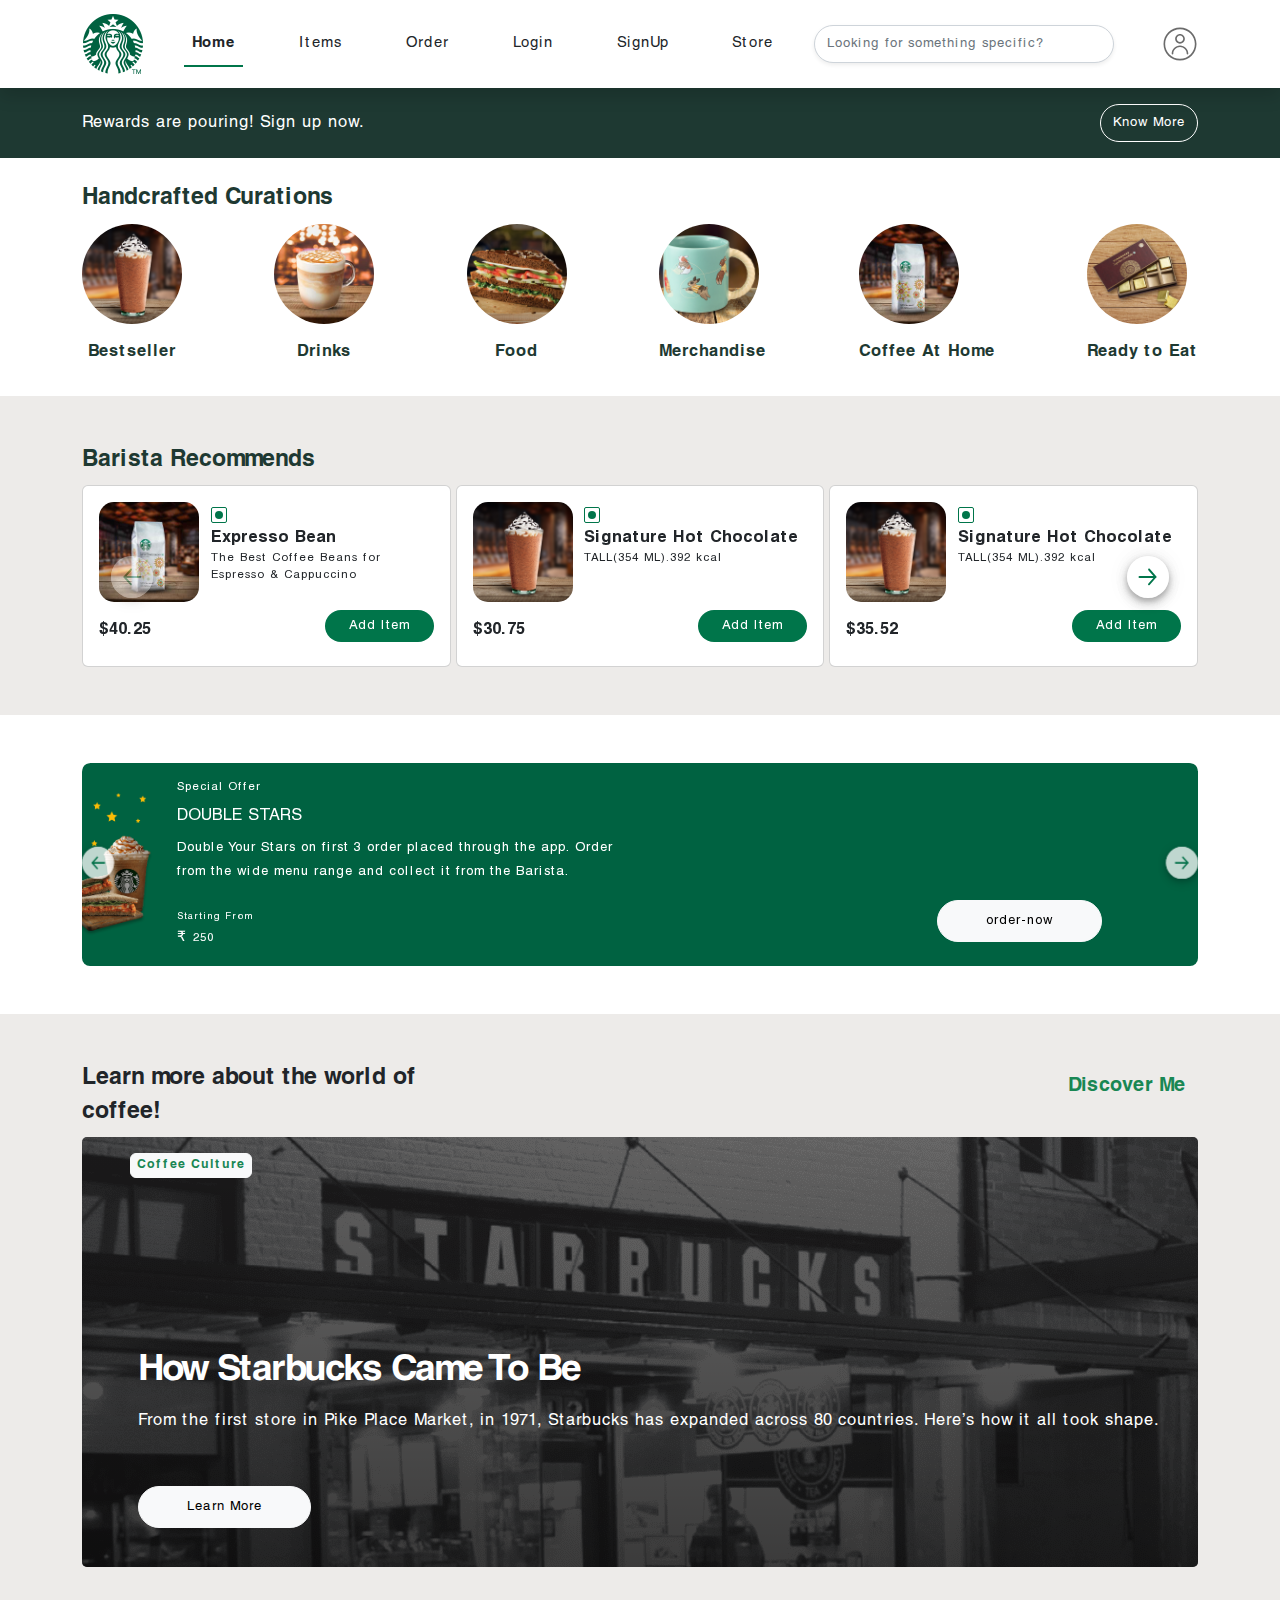
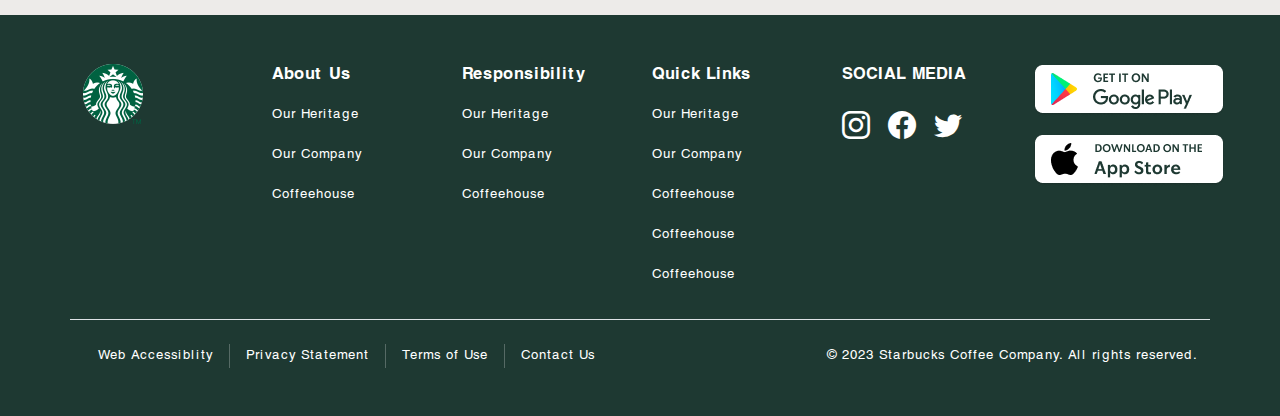
<file: index.html>
<!DOCTYPE html>
<html lang="en">

<head>
  <meta charset="UTF-8" />
  <meta http-equiv="X-UA-Compatible" content="IE=edge" />
  <meta name="viewport" content="width=device-width, initial-scale=1.0" />
  <title>Starbucks</title>
  <link rel="shortcut icon" href="img/favicon.ico" type="image/x-icon">
  <link rel="stylesheet" href="css/swiper-bundle.min.css" />
  <link rel="stylesheet" href="css/bootstrap-icons.css" />
  <link rel="stylesheet" href="css/bootstrap.min.css" />
  <link rel="stylesheet" href="css/fonts.css" />
  <link rel="stylesheet" href="css/style.css" />
</head>

<body>
  <header class="navbar navbar-expand-lg shadow">
    <div class="container">
      <a href="#" class="navbar-brand">
        <img src="img/logo.png" alt="" />
      </a>
      <button class="navbar-toggler shadow-none border-0 text-primary" type="button" data-bs-toggle="collapse"
        data-bs-target="#menu">
        <i class="bi bi-list"></i>
      </button>
      <div class="collapse navbar-collapse" id="menu">
        <ul class="navbar-nav">
          <li class="nav-item active px-4">
            <a href="index.html" class="nav-link ">Home</a>
          </li>
          <li class="nav-item px-4">
            <a href="items.html" class="nav-link">Items</a>
          </li>
          <li class="nav-item px-4">
            <a href="order.html" class="nav-link">Order</a>
          </li>
          <li class="nav-item px-4">
            <a href="#" class="nav-link" data-bs-target="#pay" data-bs-toggle="modal">Login</a>
          </li>
          <li class="nav-item px-4">
            <a href="#" class="nav-link" data-bs-target="#signup" data-bs-toggle="modal">SignUp</a>
          </li>
          <li class="nav-item px-4">
            <a href="store.html" class="nav-link">Store</a>
          </li>
        </ul>
        <form class="d-flex align-items-center ms-auto header-icon" role="search">
          <input class="form-control shadow-sm me-5 rounded-pill" type="search"
            placeholder="Looking for something specific?" aria-label="Search" />
          <img src="img/account_thin.svg" alt="" />
        </form>
      </div>
    </div>
  </header>
  <section class="bg-primary py-3">
    <div class="container">
      <div class="d-flex text-white justify-content-between align-items-center">
        <p class="m-0 font-20 fw-light">Rewards are pouring! Sign up now.</p>
        <button class="btn text-white border border-white rounded-pill" data-bs-toggle="modal"
          data-bs-target="#knowMore">
          Know More
        </button>
      </div>
    </div>
  </section>

  <section class="py-4">
    <div class="container">
      <h3 class="text-primary fw-bolder">Handcrafted Curations</h3>
      <div class="row justify-content-between text-center">
        <div class="col-12 d-flex justify-content-between">
          <div class="food-box">
            <div class="img-box">
              <img src="img/Bestseller.jpg" alt="" />
            </div>
            <h2 class="text-primary font-20 fw-bolder pt-3">Bestseller</h2>
          </div>
          <div class="food-box">
            <div class="img-box">
              <img src="img/Drinks.jpg" alt="" />
            </div>
            <h2 class="text-primary font-20 fw-bolder pt-3">Drinks</h2>
          </div>
          <div class="food-box">
            <div class="img-box">
              <img src="img/Food.jpg" alt="" />
            </div>
            <h2 class="text-primary font-20 fw-bolder pt-3">Food</h2>
          </div>
          <div class="food-box">
            <div class="img-box">
              <img src="img/Merchandise.jpg" alt="" />
            </div>
            <h2 class="text-primary font-20 fw-bolder pt-3">Merchandise</h2>
          </div>
          <div class="food-box">
            <div class="img-box">
              <img src="img/CoffeeAtHome.jpg" alt="" />
            </div>
            <h2 class="text-primary font-20 fw-bolder pt-3">
              Coffee At Home
            </h2>
          </div>
          <div class="food-box">
            <div class="img-box">
              <img src="img/ReadyToEat.jpg" alt="" />
            </div>
            <h2 class="text-primary font-20 fw-bolder pt-3">Ready to Eat</h2>
          </div>
        </div>
      </div>
    </div>
  </section>

  <!-- Recommends section  -->
  <section class="bg-web py-5">
    <div class="container">
      <h3 class="text-primary fw-bolder">Barista Recommends</h3>
      <div class="swiper mySwiper swiper-container">
        <div class="swiper-wrapper">
          <div class="swiper-slide">
            <div class="card p-3" style="max-width: 540px">
              <div class="row g-0">
                <div class="col-md-4">
                  <div class="recommed-img-box">
                    <img src="img/CoffeeAtHome.jpg" class="img-fluid rounded-start" alt="..." />
                  </div>
                </div>
                <div class="col-md-8">
                  <div class="card-body p-0">
                    <img src="img/veg.svg" alt="" />
                    <h4 class="card-title font-20 fw-bold m-0">
                      Expresso Bean
                    </h4>
                    <h5 class="font-14"> The Best Coffee Beans for Espresso & Cappuccino</h5>
                  </div>
                </div>
              </div>
              <div class="hstack justify-content-between">
                <h2 class="font-20 fw-bold pt-3">$40.25</h2>
                <button class="btn btn-primary rounded-pill addbtn py-1 px-4">
                  Add Item
                </button>
              </div>
            </div>
          </div>
          <div class="swiper-slide">
            <div class="card p-3" style="max-width: 540px">
              <div class="row g-0">
                <div class="col-md-4">
                  <div class="recommed-img-box ">
                    <img src="img/Bestseller.jpg" class="img-fluid rounded-start" alt="..." />
                  </div>
                </div>
                <div class="col-md-8">
                  <div class="card-body p-0">
                    <img src="img/veg.svg" alt="" />
                    <h4 class="card-title font-20 fw-bold m-0">
                      Signature Hot Chocolate
                    </h4>
                    <h5 class="font-14">TALL(354 ML).392 kcal</h5>
                  </div>
                </div>
              </div>
              <div class="hstack justify-content-between">
                <h2 class="font-20 fw-bold pt-3">$30.75</h2>
                <button class="btn btn-primary rounded-pill addbtn py-1 px-4">
                  Add Item
                </button>
              </div>
            </div>
          </div>
          <div class="swiper-slide">
            <div class="card p-3" style="max-width: 540px">
              <div class="row g-0">
                <div class="col-md-4">
                  <div class="recommed-img-box ">
                    <img src="img/Bestseller.jpg" class="img-fluid rounded-start" alt="..." />
                  </div>
                </div>
                <div class="col-md-8">
                  <div class="card-body p-0">
                    <img src="img/veg.svg" alt="" />
                    <h4 class="card-title font-20 fw-bold m-0">
                      Signature Hot Chocolate
                    </h4>
                    <h5 class="font-14">TALL(354 ML).392 kcal</h5>
                  </div>
                </div>
              </div>
              <div class="hstack justify-content-between">
                <h2 class="font-20 fw-bold pt-3">$35.52</h2>
                <button class="btn btn-primary rounded-pill addbtn py-1 px-4">
                  Add Item
                </button>
              </div>
            </div>
          </div>
          <div class="swiper-slide">
            <div class="card p-3" style="max-width: 540px">
              <div class="row g-0">
                <div class="col-md-4">
                  <div class="recommed-img-box ">
                    <img src="img/Bestseller.jpg" class="img-fluid rounded-start" alt="..." />
                  </div>
                </div>
                <div class="col-md-8">
                  <div class="card-body p-0">
                    <img src="img/veg.svg" alt="" />
                    <h4 class="card-title font-20 fw-bold m-0">
                      Signature Hot Chocolate
                    </h4>
                    <h5 class="font-14">TALL(354 ML).392 kcal</h5>
                  </div>
                </div>
              </div>
              <div class="hstack justify-content-between">
                <h2 class="font-20 fw-bold pt-3">$35.52</h2>
                <button class="btn btn-primary rounded-pill addbtn py-1 px-4">
                  Add Item
                </button>
              </div>
            </div>
          </div>
          <div class="swiper-slide">
            <div class="card p-3" style="max-width: 540px">
              <div class="row g-0">
                <div class="col-md-4">
                  <div class="recommed-img-box ">
                    <img src="img/Bestseller.jpg" class="img-fluid rounded-start" alt="..." />
                  </div>
                </div>
                <div class="col-md-8">
                  <div class="card-body p-0">
                    <img src="img/veg.svg" alt="" />
                    <h4 class="card-title font-20 fw-bold m-0">
                      Signature Hot Chocolate
                    </h4>
                    <h5 class="font-14">TALL(354 ML).392 kcal</h5>
                  </div>
                </div>
              </div>
              <div class="hstack justify-content-between">
                <h2 class="font-20 fw-bold pt-3">$35.52</h2>
                <button class="btn btn-primary rounded-pill addbtn py-1 px-4">
                  Add Item
                </button>
              </div>
            </div>
          </div>
          <div class="swiper-slide">
            <div class="card p-3" style="max-width: 540px">
              <div class="row g-0">
                <div class="col-md-4">
                  <div class="recommed-img-box">
                    <img src="img/Food.jpg" class="img-fluid rounded-start" alt="..." />
                  </div>
                </div>
                <div class="col-md-8">
                  <div class="card-body p-0">
                    <img src="img/veg.svg" alt="" />
                    <h4 class="card-title font-20 fw-bold m-0">
                      Sandwich Avocado
                    </h4>
                    <h5 class="font-14">Swiss Cheese, Avocado, Cheddar Cheese, Italian Bread,</h5>
                  </div>
                </div>
              </div>
              <div class="hstack justify-content-between">
                <h2 class="font-20 fw-bold pt-3">$25.52</h2>
                <button class="btn btn-primary rounded-pill addbtn py-1 px-4">
                  Add Item
                </button>
              </div>
            </div>
          </div>
          <div class="swiper-slide">
            <div class="card p-3" style="max-width: 540px">
              <div class="row g-0">
                <div class="col-md-4">
                  <div class="recommed-img-box">
                    <img src="img/Drinks.jpg" class="img-fluid rounded-start" alt="..." />
                  </div>
                </div>
                <div class="col-md-8">
                  <div class="card-body p-0">
                    <img src="img/veg.svg" alt="" />
                    <h4 class="card-title font-20 fw-bold m-0">
                      Vanilla Sweet Cream Cold Brew
                    </h4>
                    <h5 class="font-14">TALL(354 ML).392 kcal</h5>
                  </div>
                </div>
              </div>
              <div class="hstack justify-content-between">
                <h2 class="font-20 fw-bold pt-3">$35.52</h2>
                <button class="btn btn-primary rounded-pill addbtn py-1 px-4">
                  Add Item
                </button>
              </div>
            </div>
          </div>
        </div>
        <div class="swiper-button-prev"></div>
        <div class="swiper-button-next"></div>
      </div>
    </div>
  </section>

  <!-- offer secction  -->
  <section class="py-5">
    <div class="container">
      <div class="carousel slide rounded-3 overflow-hidden" data-bs-ride="true" id="offer">
        <div class="carousel-inner">
          <div class="carousel-item carousel-img-2 active">
            <div class="row align-items-center">
              <div class="col-1">
                <img src="img/Bonus_Stars_2d6733cfde.png" alt="" />
              </div>
              <div class="col-5 text-white py-3">
                <h2 class="font-14">Special Offer</h2>
                <h4 class="font-20">DOUBLE STARS</h4>
                <p class="pb-4">
                  Double Your Stars on first 3 order placed through the app.
                  Order from the wide menu range and collect it from the
                  Barista.
                </p>
                <div class="d-flex justify-content-between">
                  <div class="slider-content">
                    <label for="" class="font-12 d-block">Starting From</label>
                    <span class="font-14">₹ 250</span>
                  </div>
                </div>
              </div>
              <div class="col-3 ms-auto align-self-end mb-4">
                <button class="btn btn-light rounded-pill px-5 py-2">
                  order-now
                </button>
              </div>
            </div>
          </div>
          <div class="carousel-item carousel-img-1">
            <div class="row align-items-center">
              <div class="col-1">
                <img src="img/Group_1313_209b3baa05.png" alt="" />
              </div>
              <div class="col-5 text-white py-3">
                <h2 class="font-14">Special Offer</h2>
                <h4 class="font-20">DOUBLE STARS</h4>
                <p class="pb-4">
                  Double Your Stars on first 3 order placed through the app.
                  Order from the wide menu range and collect it from the
                  Barista.
                </p>
                <div class="d-flex justify-content-between">
                  <div class="slider-content">
                    <label for="" class="font-12 d-block">Starting From</label>
                    <span class="font-14">₹ 250</span>
                  </div>
                </div>
              </div>
              <div class="col-3 ms-auto align-self-end mb-4">
                <button class="btn btn-light rounded-pill px-5 py-2">
                  order-now
                </button>
              </div>
            </div>
          </div>
          <div class="carousel-item carousel-img-2">
            <div class="row align-items-center">
              <div class="col-1">
                <img src="img/Barista_Pride_ca8aec571f.png" alt="" />
              </div>
              <div class="col-5 text-white py-3">
                <h2 class="font-14">Special Offer</h2>
                <h4 class="font-20">DOUBLE STARS</h4>
                <p class="pb-4">
                  Double Your Stars on first 3 order placed through the app.
                  Order from the wide menu range and collect it from the
                  Barista.
                </p>
                <div class="d-flex justify-content-between">
                  <div class="slider-content">
                    <label for="" class="font-12 d-block">Starting From</label>
                    <span class="font-14">₹ 250</span>
                  </div>
                </div>
              </div>
              <div class="col-3 ms-auto align-self-end mb-4">
                <button class="btn btn-light rounded-pill px-5 py-2">
                  order-now
                </button>
              </div>
            </div>
          </div>
          <div class="carousel-item carousel-img-3">
            <div class="row align-items-center">
              <div class="col-1">
                <img src="img/Group_1249_39083973b4.png" alt="" />
              </div>
              <div class="col-5 text-white py-3">
                <h2 class="font-14">Special Offer</h2>
                <h4 class="font-20">DOUBLE STARS</h4>
                <p class="pb-4">
                  Double Your Stars on first 3 order placed through the app.
                  Order from the wide menu range and collect it from the
                  Barista.
                </p>
                <div class="d-flex justify-content-between">
                  <div class="slider-content">
                    <label for="" class="font-12 d-block">Starting From</label>
                    <span class="font-14">₹ 250</span>
                  </div>
                </div>
              </div>
              <div class="col-3 ms-auto align-self-end mb-4">
                <button class="btn btn-light rounded-pill px-5 py-2">
                  order-now
                </button>
              </div>
            </div>
          </div>
        </div>
        <button class="carousel-control-prev" type="button" data-bs-target="#offer" data-bs-slide="prev">
          <span class="carousel-control-prev-icon opacity-75" aria-hidden="true"></span>
          <span class="visually-hidden">Previous</span>
        </button>
        <button class="carousel-control-next" type="button" data-bs-target="#offer" data-bs-slide="next">
          <span class="carousel-control-next-icon opacity-75" aria-hidden="true"></span>
          <span class="visually-hidden">Next</span>
        </button>
      </div>
    </div>
  </section>


  <section class="bg-web py-5">
    <div class="container">
      <div class="title">
        <div class="row justify-content-between">
          <div class="col-4">
            <h4 class="fs-3 fw-bolder "> Learn more about the world of coffee! </h4>
          </div>
          <div class="col-4 text-end ">
            <span class="text-success fw-bold fs-4 btn border-0">Discover Me</span>
          </div>
        </div>
      </div>
      <div class="img-card">
        <div class="overlay">
          <div class="card-top">
            <p class="btn btn-light my-3 ms-5 text-success fw-bold">Coffee Culture</p>
          </div>
          <div class="card-title text-white">
            <h2 class="fw-bold">How Starbucks Came To Be </h2>
            <p> From the first store in Pike Place Market, in 1971, Starbucks has expanded across 80 countries. Here’s
              how it all took shape.</p>
            <button class="btn btn-light rounded-pill px-5 py-2 ">Learn More</button>
          </div>
        </div>
      </div>
    </div>
  </section>


  <footer class="bg-primary py-5">
    <div class="container">
      <div class="row border-0 border-bottom pb-4">
        <div class="col-xs-12 col-md-2">
          <img src="img/logo.png" alt="" />
        </div>
        <div class="col-xs-12 col-md-2">
          <h3 class="text-white fw-bold font-20">About Us</h3>
          <ul class="list-group list-group-flush">
            <li class="px-0 list-group-item bg-transparent border-0">
              <a href="#" class="text-decoration-none text-white">
                Our Heritage
              </a>
            </li>
            <li class="px-0 list-group-item bg-transparent border-0">
              <a href="#" class="text-decoration-none text-white">
                Our Company
              </a>
            </li>
            <li class="px-0 list-group-item bg-transparent border-0">
              <a href="#" class="text-decoration-none text-white">
                Coffeehouse
              </a>
            </li>
          </ul>
        </div>
        <div class="col-xs-12 col-md-2">
          <h3 class="text-white fw-bold font-20">Responsibility</h3>
          <ul class="list-group list-group-flush">
            <li class="px-0 list-group-item bg-transparent border-0">
              <a href="#" class="text-decoration-none text-white">
                Our Heritage
              </a>
            </li>
            <li class="px-0 list-group-item bg-transparent border-0">
              <a href="#" class="text-decoration-none text-white">
                Our Company
              </a>
            </li>
            <li class="px-0 list-group-item bg-transparent border-0">
              <a href="#" class="text-decoration-none text-white">
                Coffeehouse
              </a>
            </li>
          </ul>
        </div>
        <div class="col-xs-12 col-md-2">
          <h3 class="text-white fw-bold font-20">Quick Links</h3>
          <ul class="list-group list-group-flush">
            <li class="px-0 list-group-item bg-transparent border-0">
              <a href="#" class="text-decoration-none text-white">
                Our Heritage
              </a>
            </li>
            <li class="px-0 list-group-item bg-transparent border-0">
              <a href="#" class="text-decoration-none text-white">
                Our Company
              </a>
            </li>
            <li class="px-0 list-group-item bg-transparent border-0">
              <a href="#" class="text-decoration-none text-white">
                Coffeehouse
              </a>
            </li>
            <li class="px-0 list-group-item bg-transparent border-0">
              <a href="#" class="text-decoration-none text-white">
                Coffeehouse
              </a>
            </li>
            <li class="px-0 list-group-item bg-transparent border-0">
              <a href="#" class="text-decoration-none text-white">
                Coffeehouse
              </a>
            </li>
          </ul>
        </div>
        <div class="col-xs-12 col-md-2">
          <h3 class="text-white fw-bold font-20">SOCIAL MEDIA</h3>
          <div class="hstack align-items-center pt-3">
            <i class="bi bi-instagram text-white h3 m-0 pe-3"></i>
            <i class="bi bi-facebook text-white h3 m-0 pe-3"></i>
            <i class="bi bi-twitter text-white h3 m-0"></i>
          </div>
        </div>
        <div class="col-xs-12 col-md-2">
          <img src="img/appstoreAndroid.png" class="pb-3" alt="" />
          <img src="img/appstoreiOS.png" alt="" />
        </div>
      </div>
      <div class="hstack align-items-center text-white justify-content-between">
        <div class="hstack pt-4">
          <p class="px-3"> Web Accessiblity</p>
          <div class="vr"></div>
          <p class="px-3"> Privacy Statement</p>
          <div class="vr"></div>
          <p class="px-3"> Terms of Use</p>
          <div class="vr"></div>
          <p class="px-3"> Contact Us</p>
        </div>
        <p class="pt-4">© 2023 Starbucks Coffee Company. All rights reserved.</p>
      </div>
    </div>
  </footer>

  <div class="modal fade" id="knowMore" data-bs-backdrop="static">
    <div class="modal-dialog modal-lg modal-dialog-centered">
      <div class="modal-content">
        <div class="modal-body">
          <div class="row py-2">
            <div class="col-1">
              <img src="img/create_account_7371e188d6.png" class="img-fluid" alt="" />
            </div>
            <div class="col-11">
              <p>
                Create an account to get access to full range of Starbucks
                Rewards Benefits
              </p>
            </div>
          </div>
          <div class="row">
            <div class="col-1">
              <img src="img/earn_stars_redeem_rewards_e0be5531df.png" class="img-fluid" alt="" />
            </div>
            <div class="col-11">
              <p>
                As you earn stars, you can redeem them for rewards—like free
                drinks, and more when you annually spend Rs 600 or more.
              </p>
            </div>
          </div>
          <div class="row">
            <div class="col-1">
              <img src="img/starfor_spend_bf8f7b7350.png" class="img-fluid" alt="" />
            </div>
            <div class="col-11">
              <p>
                Earn a star on every Rs 300 spent on your registered Starbucks
                Card
              </p>
            </div>
          </div>
        </div>
        <div class="modal-footer">
          <button class="btn btn-primary" data-bs-dismiss="modal">
            Close
          </button>
        </div>
      </div>
    </div>
  </div>

  <!-- login modal -->

  <div class="modal fade" id="pay" data-bs-backdrop="static">
    <div class="modal-dialog  modal-lg modal-dialog-centered">
      <div class="modal-content p-3 border-0 rounded-5">
        <div class="modal-header d-block text-end border-0">
          <a href="#" data-bs-dismiss="modal" class="text-decoration-none  text-primary fw-bold">SKIP</a>
        </div>
        <div class="modal-body">
          <h2 class="fw-bold text-primary">Login</h2>
          <form action="">
            <label for="" class="form-label">Username:</label>
            <input type="text" id="lemail" placeholder="Enter Email ID or Mobile number*"
              class="form-control mb-3 border-0 border-bottom rounded-0 ps-0">
            <label for="" class="form-label">Password:</label>
            <input type="password" id="paswd" placeholder="Enter password*"
              class="form-control border-0 border-bottom rounded-0 ps-0">
            <p class="form-text">Don't have an account? <a href="#" class="text-success" data-bs-target="#signup"
                data-bs-toggle="modal">Sign Up</a></p>
            <button class="btn btn-secondary w-50 mx-auto d-block mt-4 rounded-pill" id="submit">Login</button>
            <p class="form-text text-center pt-3">Facing trouble logging in? <a href="#" class="text-success">Get
                Help</a></p>
          </form>
        </div>
      </div>
    </div>
  </div>


  <!-- signup modal -->

  <div class="modal fade" id="signup" data-bs-backdrop="static">
    <div class="modal-dialog  modal-lg modal-dialog-centered">
      <div class="modal-content p-3 border-0 rounded-5">
        <div class="modal-header d-block text-end border-0">
          <a href="#" data-bs-dismiss="modal" class="text-decoration-none  text-primary fw-bold">SKIP</a>
        </div>
        <div class="modal-body">
          <h2 class="fw-bold text-primary">SignUp</h2>
          <form id="signup">
            <label for="" class="form-label">Name:</label>
            <input type="text" id="name" placeholder="Enter your name"
              class="form-control mb-2 border-0 border-bottom rounded-0 ps-0">
            <label for="" class="form-label">Number:</label>
            <input type="number" id="number" placeholder="Enter your number"
              class="form-control mb-2 border-0 border-bottom rounded-0 ps-0">
            <label for="" class="form-label">Email:</label>
            <input type="email" id="email" placeholder="Enter Email ID"
              class="form-control mb-2 border-0 border-bottom rounded-0 ps-0">
            <label for="" class="form-label">Password:</label>
            <input type="password" id="password" placeholder="Enter password*"
              class="form-control border-0 border-bottom rounded-0 ps-0">
            <p class="form-text">Alredy have Account? <a href="#" class="text-success" data-bs-target="#pay"
                data-bs-toggle="modal">Login</a></p>
            <input class="btn btn-secondary w-50 mx-auto d-block mt-4 rounded-pill" type="submit" id="loginbtn"
              value="SignUp">
            <p class="form-text text-center pt-3">Facing trouble logging in? <a href="#" class="text-success">Get
                Help</a></p>
          </form>
        </div>
      </div>
    </div>
  </div>
  <script src="js/bootstrap.min.js"></script>
  <script src="js/swiper-bundle.min.js"></script>
  <script src="./js/signup.js"></script>
  <script src="./js/login.js"></script>
  <!-- Initialize Swiper -->

  <script>
    var swiper = new Swiper('.swiper-container', {
      navigation: {
        nextEl: '.swiper-button-next',
        prevEl: '.swiper-button-prev',
      },
      slidesPerView: 3,
      spaceBetween: 5,
      autoplay: true,
      autoplayTimeout: 2000,
   
      // centeredSlides: true,
    });
  </script>
</body>

</html>
</file>
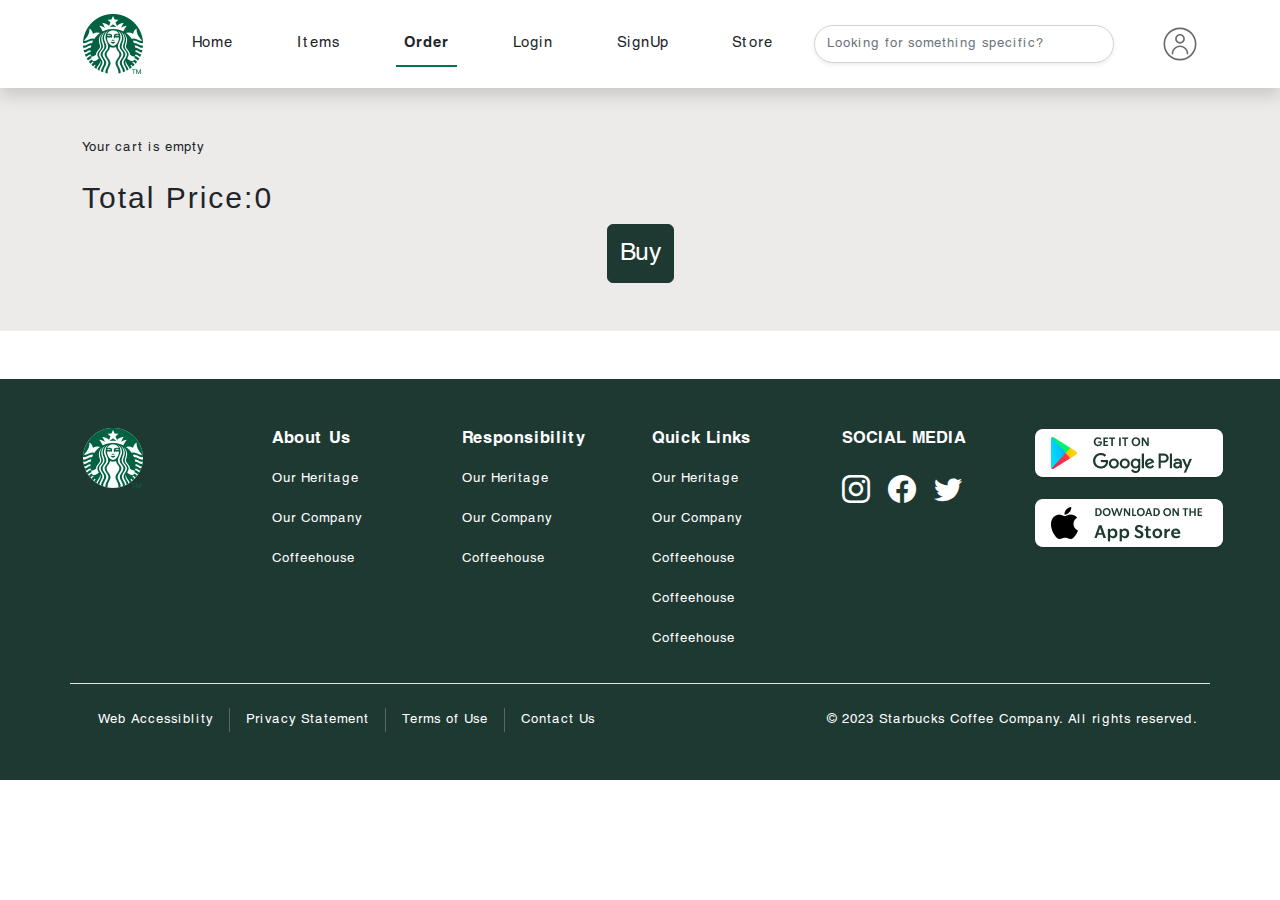
<file: order.html>
<!DOCTYPE html>
<html lang="en">

<head>
    <meta charset="UTF-8" />
    <meta http-equiv="X-UA-Compatible" content="IE=edge" />
    <meta name="viewport" content="width=device-width, initial-scale=1.0" />
    <title>Starbucks</title>
    <link rel="shortcut icon" href="img/favicon.ico" type="image/x-icon">
    <link rel="stylesheet" href="css/swiper-bundle.min.css" />
    <link rel="stylesheet" href="css/bootstrap-icons.css" />
    <link rel="stylesheet" href="css/bootstrap.min.css" />
    <link rel="stylesheet" href="css/fonts.css" />
    <link rel="stylesheet" href="css/order.css">
    <link rel="stylesheet" href="css/style.css" />
</head>

<body>
    <header class="navbar navbar-expand-lg shadow">
        <div class="container">
            <a href="#" class="navbar-brand">
                <img src="img/logo.png" alt="" />
            </a>
            <button class="navbar-toggler shadow-none border-0 text-primary" type="button" data-bs-toggle="collapse"
                data-bs-target="#menu">
                <i class="bi bi-list"></i>
            </button>
            <div class="collapse navbar-collapse" id="menu">
                <ul class="navbar-nav">
                    <li class="nav-item  px-4">
                        <a href="index.html" class="nav-link ">Home</a>
                    </li>
                    <li class="nav-item px-4">
                        <a href="items.html" class="nav-link">Items</a>
                    </li>
                    <li class="nav-item active px-4">
                        <a href="order.html" class="nav-link">Order</a>
                    </li>
                    <li class="nav-item px-4">
                        <a href="#" class="nav-link" data-bs-target="#pay" data-bs-toggle="modal">Login</a>
                    </li>
                    <li class="nav-item px-4">
                        <a href="#" class="nav-link" data-bs-target="#signup" data-bs-toggle="modal">SignUp</a>
                    </li>
                    <li class="nav-item px-4">
                        <a href="store.html" class="nav-link">Store</a>
                    </li>
                </ul>
                <form class="d-flex align-items-center ms-auto header-icon" role="search">
                    <input class="form-control shadow-sm me-5 rounded-pill" type="search"
                        placeholder="Looking for something specific?" aria-label="Search" />
                    <img src="img/account_thin.svg" alt="" />
                </form>
            </div>
        </div>
    </header>


    <div class="tab-content bg-web" id="myTabContent">
        <div class="tab-pane fade show active" id="home-tab-pane" role="tabpanel" aria-labelledby="home-tab"
            tabindex="0">
            <section class="py-5 ">
                <div class="container">

                    <div class="row ">
                        <!-- <div class="col-12 col-md-4">
                                <div class="card p-3 order-card border-0" style="max-width: 540px"> -->
                        <!-- <dv class="row g-0"> -->


                        <!-- <div class="col-md-4">
                                            <div class="recommed-img-box">
                                                <img src="img/Bestseller.jpg" class="img-fluid rounded-start" alt="..." />
                                            </div>
                                        </div>
                                        <div class="col-md-8">
                                            <div class="card-body p-0">
                                                <img src="img/veg.svg" alt="" />
                                                <h4 class="card-title font-20 fw-bold m-0">
                                                    Java Chip Frappuccino
                                                </h4>
                                                <h5 class="font-14">TALL(354 ML).392 kcal</h5>
                                                <h3 class="h6  font-yellow fw-bold"><i class="bi bi-star-fill"></i>
                                                    Bestseller</h3>
                                                <p class="font-14 pb-4">Rich in flavour, full-bodied espresso with hot water
                                                    in
                                                    true...</p>
                                            </div>
                                            <div class="hstack justify-content-between">
                                                <h2 class="font-20 fw-bold pt-3">$35.52</h2>
                                                <button class="btn btn-primary rounded-pill addbtn py-1 px-4">
                                                    Add Item
                                                </button>
                                            </div>
                                        </div> -->
                    </div>
                    <h3 id="total"></h3>
                    <div class="btn-buy text-center">
                        <button class="btn btn-primary">Buy</button>
                    </div>
                </div>
        </div>

    </div>
    </section>

    </div>


    <footer class="bg-primary py-5 mt-5">
        <div class="container">
            <div class="row border-0 border-bottom pb-4">
                <div class="col-xs-12 col-md-2">
                    <img src="img/logo.png" alt="" />
                </div>
                <div class="col-xs-12 col-md-2">
                    <h3 class="text-white fw-bold font-20">About Us</h3>
                    <ul class="list-group list-group-flush">
                        <li class="px-0 list-group-item bg-transparent border-0">
                            <a href="#" class="text-decoration-none text-white">
                                Our Heritage
                            </a>
                        </li>
                        <li class="px-0 list-group-item bg-transparent border-0">
                            <a href="#" class="text-decoration-none text-white">
                                Our Company
                            </a>
                        </li>
                        <li class="px-0 list-group-item bg-transparent border-0">
                            <a href="#" class="text-decoration-none text-white">
                                Coffeehouse
                            </a>
                        </li>
                    </ul>
                </div>
                <div class="col-xs-12 col-md-2">
                    <h3 class="text-white fw-bold font-20">Responsibility</h3>
                    <ul class="list-group list-group-flush">
                        <li class="px-0 list-group-item bg-transparent border-0">
                            <a href="#" class="text-decoration-none text-white">
                                Our Heritage
                            </a>
                        </li>
                        <li class="px-0 list-group-item bg-transparent border-0">
                            <a href="#" class="text-decoration-none text-white">
                                Our Company
                            </a>
                        </li>
                        <li class="px-0 list-group-item bg-transparent border-0">
                            <a href="#" class="text-decoration-none text-white">
                                Coffeehouse
                            </a>
                        </li>
                    </ul>
                </div>
                <div class="col-xs-12 col-md-2">
                    <h3 class="text-white fw-bold font-20">Quick Links</h3>
                    <ul class="list-group list-group-flush">
                        <li class="px-0 list-group-item bg-transparent border-0">
                            <a href="#" class="text-decoration-none text-white">
                                Our Heritage
                            </a>
                        </li>
                        <li class="px-0 list-group-item bg-transparent border-0">
                            <a href="#" class="text-decoration-none text-white">
                                Our Company
                            </a>
                        </li>
                        <li class="px-0 list-group-item bg-transparent border-0">
                            <a href="#" class="text-decoration-none text-white">
                                Coffeehouse
                            </a>
                        </li>
                        <li class="px-0 list-group-item bg-transparent border-0">
                            <a href="#" class="text-decoration-none text-white">
                                Coffeehouse
                            </a>
                        </li>
                        <li class="px-0 list-group-item bg-transparent border-0">
                            <a href="#" class="text-decoration-none text-white">
                                Coffeehouse
                            </a>
                        </li>
                    </ul>
                </div>
                <div class="col-xs-12 col-md-2">
                    <h3 class="text-white fw-bold font-20">SOCIAL MEDIA</h3>
                    <div class="hstack align-items-center pt-3">
                        <i class="bi bi-instagram text-white h3 m-0 pe-3"></i>
                        <i class="bi bi-facebook text-white h3 m-0 pe-3"></i>
                        <i class="bi bi-twitter text-white h3 m-0"></i>
                    </div>
                </div>
                <div class="col-xs-12 col-md-2">
                    <img src="img/appstoreAndroid.png" class="pb-3" alt="" />
                    <img src="img/appstoreiOS.png" alt="" />
                </div>
            </div>
            <div class="hstack align-items-center text-white justify-content-between">
                <div class="hstack pt-4">
                    <p class="px-3"> Web Accessiblity</p>
                    <div class="vr"></div>
                    <p class="px-3"> Privacy Statement</p>
                    <div class="vr"></div>
                    <p class="px-3"> Terms of Use</p>
                    <div class="vr"></div>
                    <p class="px-3"> Contact Us</p>
                </div>
                <p class="pt-4">© 2023 Starbucks Coffee Company. All rights reserved.</p>
            </div>
        </div>
    </footer>
    <div class="modal fade" id="pay" data-bs-backdrop="static">
        <div class="modal-dialog  modal-lg modal-dialog-centered">
            <div class="modal-content p-3 border-0 rounded-5">
                <div class="modal-header d-block text-end border-0">
                    <a href="#" data-bs-dismiss="modal" class="text-decoration-none  text-primary fw-bold">SKIP</a>
                </div>
                <div class="modal-body">
                    <h2 class="fw-bold text-primary">Login</h2>
                    <form action="">
                        <label for="" class="form-label">Username:</label>
                        <input type="text" id="" placeholder="Enter Email ID or Mobile number*"
                            class="form-control mb-3 border-0 border-bottom rounded-0 ps-0">
                        <label for="" class="form-label">Password:</label>
                        <input type="password" placeholder="Enter password*"
                            class="form-control border-0 border-bottom rounded-0 ps-0">
                        <p class="form-text">Don't have an account? <a href="#" class="text-success"
                                data-bs-target="#signup" data-bs-toggle="modal">Sign Up</a></p>
                        <button class="btn btn-secondary w-50 mx-auto d-block mt-4 rounded-pill"
                            id="loginbtn">Login</button>
                        <p class="form-text text-center pt-3">Facing trouble logging in? <a href="#"
                                class="text-success">Get
                                Help</a></p>
                    </form>
                </div>
            </div>
        </div>
    </div>


    <!-- signup modal -->

    <div class="modal fade" id="signup" data-bs-backdrop="static">
        <div class="modal-dialog  modal-lg modal-dialog-centered">
            <div class="modal-content p-3 border-0 rounded-5">
                <div class="modal-header d-block text-end border-0">
                    <a href="#" data-bs-dismiss="modal" class="text-decoration-none  text-primary fw-bold">SKIP</a>
                </div>
                <div class="modal-body">
                    <h2 class="fw-bold text-primary">SignUp</h2>
                    <form id="signup">
                        <label for="" class="form-label">Name:</label>
                        <input type="text" id="name" placeholder="Enter your name"
                            class="form-control mb-2 border-0 border-bottom rounded-0 ps-0">
                        <label for="" class="form-label">Number:</label>
                        <input type="number" id="number" placeholder="Enter your number"
                            class="form-control mb-2 border-0 border-bottom rounded-0 ps-0">
                        <label for="" class="form-label">Email:</label>
                        <input type="email" id="email" placeholder="Enter Email ID"
                            class="form-control mb-2 border-0 border-bottom rounded-0 ps-0">
                        <label for="" class="form-label">Password:</label>
                        <input type="password" id="password" placeholder="Enter password*"
                            class="form-control border-0 border-bottom rounded-0 ps-0">
                        <p class="form-text">Alredy have Account? <a href="#" class="text-success" data-bs-target="#pay"
                                data-bs-toggle="modal">Login</a></p>
                        <input class="btn btn-secondary w-50 mx-auto d-block mt-4 rounded-pill" type="submit"
                            id="loginbtn" value="SignUp">
                        <p class="form-text text-center pt-3">Facing trouble logging in? <a href="#"
                                class="text-success">Get
                                Help</a></p>
                    </form>
                </div>
            </div>
        </div>
    </div>
    <script src="js/bootstrap.min.js"></script>
    <script src="js/swiper-bundle.min.js"></script>
    <script src="js/signup.js"></script>
    <script src="js/login.js"></script>
    <script src="js/order.js"></script>
</body>

</html>
</file>
<file: css/fonts.css>
@font-face {
    font-family: 'Helvetica';
    src: url('../font/Helvetica-Condensed-Black.woff2') format('woff2'),
        url('../font/Helvetica-Condensed-Black.woff') format('woff');
    font-weight: 900;
    font-style: normal;
    font-display: swap;
}

@font-face {
    font-family: 'Helvetica';
    src: url('../font/Helvetica-Condensed-BlackObl.woff2') format('woff2'),
        url('../font/Helvetica-Condensed-BlackObl.woff') format('woff');
    font-weight: 900;
    font-style: italic;
    font-display: swap;
}

@font-face {
    font-family: 'Helvetica';
    src: url('../font/Helvetica-Condensed-Bold.woff2') format('woff2'),
        url('../font/Helvetica-Condensed-Bold.woff') format('woff');
    font-weight: bold;
    font-style: normal;
    font-display: swap;
}

@font-face {
    font-family: 'Helvetica';
    src: url('../font/Helvetica-Condensed-BoldObl.woff2') format('woff2'),
        url('../font/Helvetica-Condensed-BoldObl.woff') format('woff');
    font-weight: bold;
    font-style: italic;
    font-display: swap;
}

@font-face {
    font-family: 'Helvetica';
    src: url('../font/AGHlvCyrillicBold-ItalicA.woff2') format('woff2'),
        url('../font/AGHlvCyrillicBold-ItalicA.woff') format('woff');
    font-weight: bold;
    font-style: italic;
    font-display: swap;
}

@font-face {
    font-family: 'Helvetica';
    src: url('../font/Helvetica-Narrow-BoldOblique.woff2') format('woff2'),
        url('../font/Helvetica-Narrow-BoldOblique.woff') format('woff');
    font-weight: bold;
    font-style: italic;
    font-display: swap;
}

@font-face {
    font-family: 'Helvetica';
    src: url('../font/HelveticaBoldOblique.woff2') format('woff2'),
        url('../font/HelveticaBoldOblique.woff') format('woff');
    font-weight: bold;
    font-style: italic;
    font-display: swap;
}

@font-face {
    font-family: 'Helvetica';
    src: url('../font/HelveticaCE-Bold.woff2') format('woff2'),
        url('../font/HelveticaCE-Bold.woff') format('woff');
    font-weight: bold;
    font-style: normal;
    font-display: swap;
}

@font-face {
    font-family: 'Helvetica';
    src: url('../font/HelveticaCE-CondBold.woff2') format('woff2'),
        url('../font/HelveticaCE-CondBold.woff') format('woff');
    font-weight: bold;
    font-style: normal;
    font-display: swap;
}

@font-face {
    font-family: 'Helvetica';
    src: url('../font/HelveticaCE-CondBoldObl.woff2') format('woff2'),
        url('../font/HelveticaCE-CondBoldObl.woff') format('woff');
    font-weight: bold;
    font-style: italic;
    font-display: swap;
}

@font-face {
    font-family: 'Helvetica';
    src: url('../font/HelveticaCE-NarrowBold.woff2') format('woff2'),
        url('../font/HelveticaCE-NarrowBold.woff') format('woff');
    font-weight: bold;
    font-style: normal;
    font-display: swap;
}

@font-face {
    font-family: 'Helvetica';
    src: url('../font/HelveticaCE-NarrowBoldOblique.woff2') format('woff2'),
        url('../font/HelveticaCE-NarrowBoldOblique.woff') format('woff');
    font-weight: bold;
    font-style: italic;
    font-display: swap;
}

@font-face {
    font-family: 'Helvetica';
    src: url('../font/HelveticaCE-BoldOblique.woff2') format('woff2'),
        url('../font/HelveticaCE-BoldOblique.woff') format('woff');
    font-weight: bold;
    font-style: italic;
    font-display: swap;
}

@font-face {
    font-family: 'Helvetica';
    src: url('../font/HelveticaCE-CondObl.woff2') format('woff2'),
        url('../font/HelveticaCE-CondObl.woff') format('woff');
    font-weight: 500;
    font-style: italic;
    font-display: swap;
}

@font-face {
    font-family: 'Helvetica';
    src: url('../font/HelveticaCE.woff2') format('woff2'),
        url('../font/HelveticaCE.woff') format('woff');
    font-weight: 500;
    font-style: normal;
    font-display: swap;
}

@font-face {
    font-family: 'Helvetica';
    src: url('../font/HelveticaCE-Cond.woff2') format('woff2'),
        url('../font/HelveticaCE-Cond.woff') format('woff');
    font-weight: 500;
    font-style: normal;
    font-display: swap;
}

@font-face {
    font-family: 'Helvetica';
    src: url('../font/HelveticaCE-Narrow.woff2') format('woff2'),
        url('../font/HelveticaCE-Narrow.woff') format('woff');
    font-weight: 500;
    font-style: normal;
    font-display: swap;
}

@font-face {
    font-family: 'Helvetica';
    src: url('../font/HelveticaCE-NarrowOblique.woff2') format('woff2'),
        url('../font/HelveticaCE-NarrowOblique.woff') format('woff');
    font-weight: 500;
    font-style: italic;
    font-display: swap;
}
</file>
<file: css/style.css>
html,
body,
button,
input,
textarea {
  font-family: "Helvetica";
  letter-spacing: 2px;
}

.font-20 {
  font-size: 20px;
}

.font-14 {
  font-size: 14px;
}

.font-12 {
  font-size: 12px;
}

p {
  margin: 0;
}

.font-yellow {
  color: #cca55e;
}

.bg-gray {
  background-color: #f2f0eb;
}

header .form-control {
  width: 300px;
}
header .form-control:focus {
  border-color: #1e3932;
}
header .nav-link {
  color: #212529;
  font-size: 18px;
}
header .nav-item.active .nav-link {
  font-weight: 600;
  display: inline-block;
  border-bottom: 2px solid #00754a;
}

.carousel-img-1 {
  background-image: url(../img/Rectangle_696_2ad719a501.png);
  background-size: cover;
}

.carousel-img-2 {
  background-image: url(../img/Group_1056_1_613d2cbaa1.png);
  background-size: cover;
}

.carousel-img-3 {
  background-image: url(../img/Rectangle_639_f5999462d2.png);
  background-size: cover;
}

.carousel-item img {
  width: 100%;
}

.carousel-control-prev-icon {
  background-image: url(../img/swiperbtnleft.22de7f3e8db5d523.svg);
}

.carousel-control-prev,
.carousel-control-next {
  opacity: 1;
  transform: scale(1.9);
  width: auto;
}

.carousel-control-next-icon {
  background-image: url(../img/swiperbtnright.cbc1d309941ecd98.svg);
}

.carousel-control-next {
  right: 0;
}

.img-box {
  width: 100px;
  height: 100px;
  border-radius: 100%;
  overflow: hidden;
}

.img-box:hover {
  border: 2px solid #1e3932;
}

.img-box img {
  width: 100%;
}

.recommed-img-box {
  width: 100px;
  border-radius: 15px;
  height: 100px;
  overflow: hidden;
  
}

.addbtn {
  background-color: #00754a;
  border: none;
}

.addbtn:hover {
  background-color: #1e3932;
}

.bg-web {
  background-color: #edebe9;
}

.swiper-button-prev:after,
.swiper-rtl .swiper-button-next:after {
  display: none;
}

.swiper-button-next:after,
.swiper-rtl .swiper-button-prev:after {
  display: none;
  
}

.swiper-button-prev,
.swiper-button-next {
  background-image: url(../img/swiperbtnleft.22de7f3e8db5d523.svg); 
  width: 80px;
  height: 80px;
  background-size: cover;
  background-repeat: no-repeat;
  top: 50%;
  transform: translatey(-20%);
}

.swiper-button-next {
   background-image: url(../img/swiperbtnright.cbc1d309941ecd98.svg); 
}

.order-card {
  background-color: #f9f9f9;
  box-shadow: 0 0 2px rgba(0, 0, 0, 0.0705882353), 0 2px 2px rgba(0, 0, 0, 0.0588235294), 0 1px 3px rgba(0, 0, 0, 0.1019607843);
}

.order-card:hover {
  box-shadow: rgba(0, 0, 0, 0.3490196078) 0 5px 15px;
}

.order-tab .nav-link {
  position: relative;
}
.order-tab .nav-link::after {
  position: absolute;
  content: "";
  width: 100%;
  height: 2px;
  background-color: transparent;
  bottom: -10px;
  left: 0;
}
.order-tab .nav-link:hover::after {
  background-color: #00754a;
}
.order-tab .nav-link.active {
  font-weight: 600;
  color: #00754a !important;
}
.order-tab .nav-link.active::after {
  background-color: #00754a;
}

aside {
  width: 400px;
  height: 100vh;
}

.map {
  width: calc(100% - 400px);
}

.img-card {
  background-image: url(../img/starbucks_pike_2_06fb76fe20.png);
  height: 430px;
  width: 100%;
  border-radius: 5px;
}
.img-card .overlay {
  background-image: linear-gradient(to bottom, rgba(0, 0, 0, 0.52), rgba(0, 0, 0, 0.73));
  width: 100%;
  height: 100%;
  border-radius: 5px;
  transition: all 0.5s;
}
.img-card .overlay .card-top p {
  padding: 0px 6px;
  font-size: 15px;
}
.img-card .overlay .card-title {
  margin-left: 40px;
  padding: 16px;
  padding-top: 150px;
}
.img-card .overlay .card-title h2 {
  font-size: 45px;
}
.img-card .overlay .card-title p {
  font-size: 20px;
}
.img-card .overlay .card-title button {
  margin-top: 50px;
}



.img-card:hover .overlay {
  background-color: rgba(0, 0, 0, 0.2);
}/*# sourceMappingURL=style.css.map */
</file>
<file: css/order.css>
.card {
    background-color: whitesmoke;
    padding: 40px;
    margin: 10px;
    margin-bottom: 40px;
    border-radius: 20px;
    border: none;
    box-shadow: 0px 0px 10px gray;
    
}


.grid{
    display: grid;
    grid-template-columns: 1fr 1fr 1fr;
}


span{
    font-size: 30px;
}

#total{
    font-size: 30px;
    margin-top: 20px;
    text-transform: capitalize;
    font-weight: 500;
    font-family: sans-serif;
}

.btn-buy button {
    font-size: 30px;
    
}
</file>
